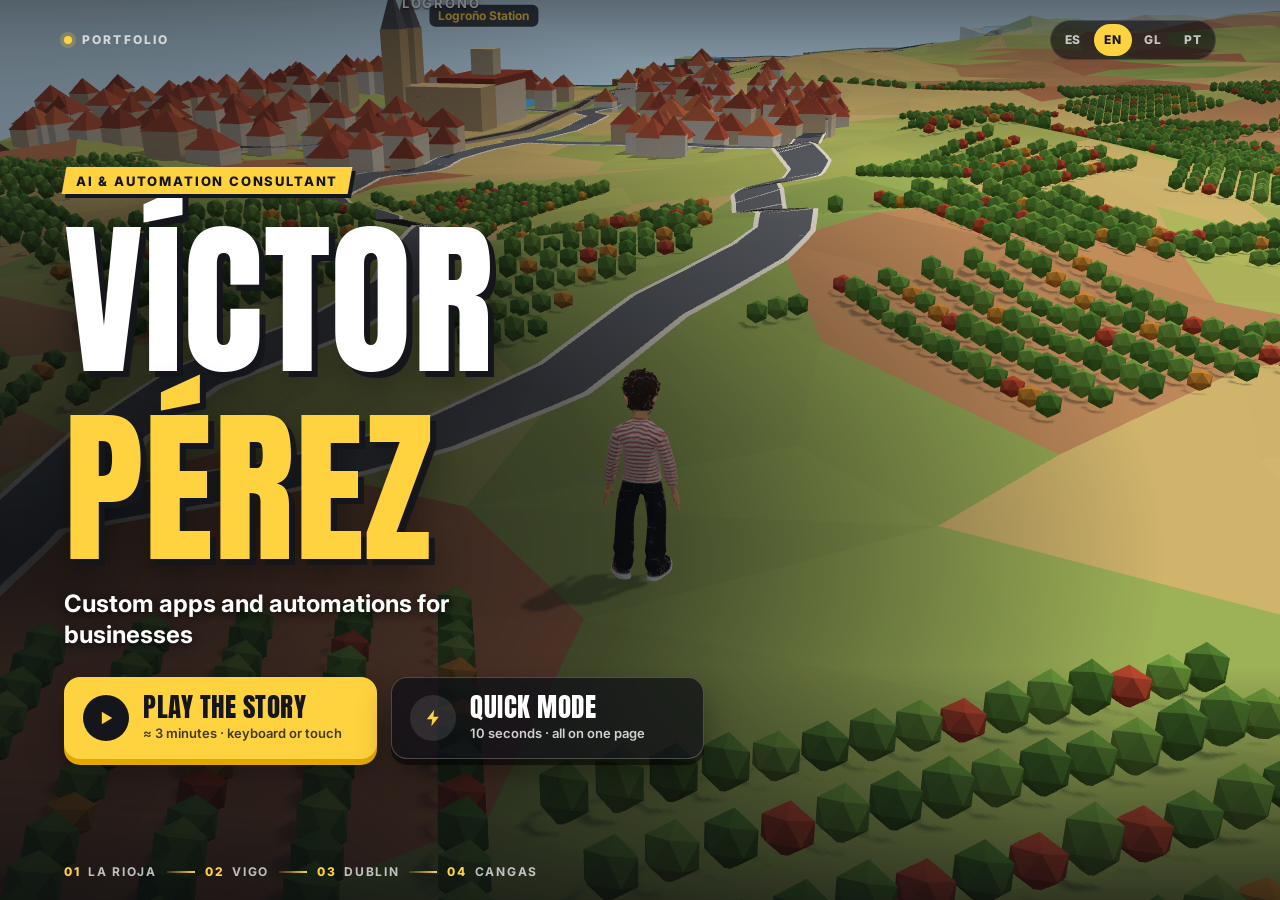
<file: index.html>
<!doctype html>
<html lang="es">
<head>
  <meta charset="utf-8">
  <meta name="viewport" content="width=device-width, initial-scale=1, viewport-fit=cover">
  <title>Víctor Pérez · El viaje</title>
  <meta name="description" content="Portfolio de Víctor Pérez, consultor de IA y automatización, contado como un videojuego: de La Rioja a Vigo, Dublín y de vuelta a Cangas.">
  <link rel="manifest" href="manifest.webmanifest">
  <meta name="theme-color" content="#0e1116">
  <meta name="mobile-web-app-capable" content="yes">
  <meta name="apple-mobile-web-app-capable" content="yes">
  <meta name="apple-mobile-web-app-status-bar-style" content="black-translucent">
  <meta name="apple-mobile-web-app-title" content="Víctor Pérez">
  <link rel="apple-touch-icon" href="icons/apple-touch-icon.png">
  <link rel="icon" href="data:image/svg+xml,%3Csvg xmlns='http://www.w3.org/2000/svg' viewBox='0 0 64 64'%3E%3Crect width='64' height='64' rx='14' fill='%2314161b'/%3E%3Cpath d='M14 14h10l8 24 8-24h10L37 50H27z' fill='%23ffd23f'/%3E%3C/svg%3E">
  <link rel="preconnect" href="https://fonts.googleapis.com">
  <link rel="preconnect" href="https://fonts.gstatic.com" crossorigin>
  <link href="https://fonts.googleapis.com/css2?family=Anton&family=Inter:wght@400;600;700;800&display=swap" rel="stylesheet">
  <script type="module" crossorigin src="./assets/index-D_u_Ie_u.js"></script>
  <link rel="modulepreload" crossorigin href="./assets/BufferGeometryUtils-C26rxfxB.js">
  <link rel="modulepreload" crossorigin href="./assets/meshopt_decoder.module-Bttjfz17.js">
  <link rel="modulepreload" crossorigin href="./assets/texts-D5iCsFbr.js">
  <link rel="modulepreload" crossorigin href="./assets/rotate-CeXmSvu5.js">
  <link rel="modulepreload" crossorigin href="./assets/three.module-D36Qn6zn.js">
  <link rel="modulepreload" crossorigin href="./assets/CSS2DRenderer-DAnm3kd4.js">
  <link rel="modulepreload" crossorigin href="./assets/decor-B1W1U0mA.js">
  <link rel="modulepreload" crossorigin href="./assets/preload-helper-CRzLMJPS.js">
  <link rel="modulepreload" crossorigin href="./assets/transition-dfRGmn75.js">
  <link rel="stylesheet" crossorigin href="./assets/rotate-DdhZoQBR.css">
  <link rel="stylesheet" crossorigin href="./assets/transition-C9CO44tt.css">
  <link rel="stylesheet" crossorigin href="./assets/index-DWRk86RY.css">
</head>
<body>
</body>
</html>
</file>
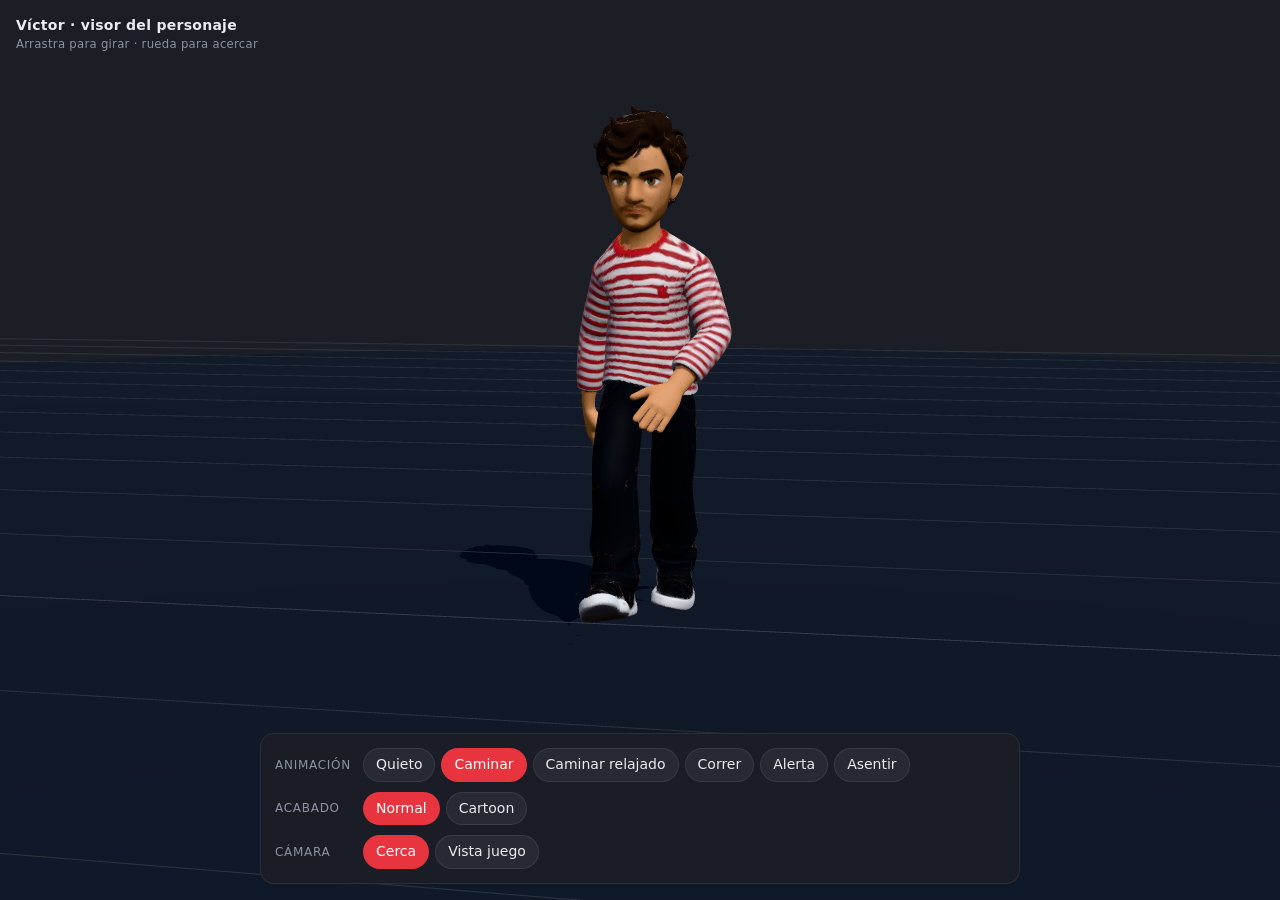
<file: visor.html>
<!doctype html>
<html lang="es">
<head>
  <meta charset="utf-8">
  <meta name="viewport" content="width=device-width, initial-scale=1">
  <title>Visor del personaje</title>
  <style>:root{--bg:#14161b;--panel:#1c1f26db;--border:#ffffff14;--text:#e9ecf1;--muted:#8b93a1;--accent:#e8343f;--accent-text:#fff}*{box-sizing:border-box}html,body{background:var(--bg);height:100%;color:var(--text);margin:0;font:14px/1.4 system-ui,-apple-system,Segoe UI,sans-serif;overflow:hidden}canvas{display:block}.panel{background:var(--panel);border:1px solid var(--border);-webkit-backdrop-filter:blur(8px);backdrop-filter:blur(8px);border-radius:14px;gap:10px;max-width:760px;margin:0 auto;padding:14px;display:grid;position:fixed;bottom:16px;left:16px;right:16px}.row{flex-wrap:wrap;align-items:center;gap:6px;display:flex}.label{color:var(--muted);text-transform:uppercase;letter-spacing:.06em;min-width:82px;font-size:12px}button{font:inherit;color:var(--text);border:1px solid var(--border);cursor:pointer;background:#ffffff0f;border-radius:999px;padding:6px 12px}button:hover{background:#ffffff1f}button[aria-pressed=true]{background:var(--accent);color:var(--accent-text);border-color:#0000}.title{letter-spacing:.02em;font-weight:600;position:fixed;top:16px;left:16px;right:16px}.title small{color:var(--muted);font-weight:400;display:block}#loading{color:var(--muted);place-items:center;display:grid;position:fixed;inset:0}</style>
  <script type="module" crossorigin src="./assets/visor-BT5FKDFI.js"></script>
  <link rel="modulepreload" crossorigin href="./assets/BufferGeometryUtils-C26rxfxB.js">
  <link rel="modulepreload" crossorigin href="./assets/meshopt_decoder.module-Bttjfz17.js">
  <link rel="modulepreload" crossorigin href="./assets/three.module-D36Qn6zn.js">
</head>
<body>
  <div class="title">Víctor · visor del personaje<small>Arrastra para girar · rueda para acercar</small></div>
  <div id="loading">Cargando personaje…</div>
  <div class="panel">
    <div class="row"><span class="label">Animación</span><div class="row" id="anims"></div></div>
    <div class="row"><span class="label">Acabado</span><div class="row" id="looks"></div></div>
    <div class="row"><span class="label">Cámara</span><div class="row" id="cams"></div></div>
  </div>
</body>
</html>
</file>
<file: assets/rotate-DdhZoQBR.css>
:root{--ink:#14161b;--paper:#fff;--gold:#ffd23f;--gold-deep:#e0a800;--panel:#101218cc;--panel-solid:#15181f;--line:#ffffff1f;--muted:#ffffffb8;--display:"Anton", Impact, "Arial Narrow", sans-serif;--ui:"Inter", system-ui, -apple-system, "Segoe UI", sans-serif;--safe-b:env(safe-area-inset-bottom,0px);--safe-t:env(safe-area-inset-top,0px);--safe-l:env(safe-area-inset-left,0px);--safe-r:env(safe-area-inset-right,0px)}*{box-sizing:border-box}html,body{height:100%;font-family:var(--ui);color:var(--paper);-webkit-tap-highlight-color:transparent;background:#0e1116;margin:0;overflow:hidden}canvas{touch-action:none;display:block}button{font:inherit}.labels{pointer-events:none;position:fixed;inset:0}.town-label{font:700 11px/1 var(--ui);letter-spacing:.14em;text-transform:uppercase;color:var(--paper);text-shadow:0 1px 2px #000000bf,0 0 8px #00000059;white-space:nowrap}.town-label.big{font-size:13px}.station-label{font:700 12px/1 var(--ui);background:var(--panel);color:var(--gold);white-space:nowrap;border-radius:6px;padding:5px 9px}.loading{z-index:50;color:var(--paper);font:400 30px var(--display);letter-spacing:.05em;background:#0e1116;place-items:center;display:grid;position:fixed;inset:0}.hud-root{pointer-events:none;z-index:10;position:fixed;inset:0}.hud-root>*{position:absolute}.fade{opacity:0;transition:opacity .7s}.fade.visible{opacity:1}.hud-objective{top:calc(16px + var(--safe-t));left:calc(16px + var(--safe-l));background:var(--panel);opacity:0;border-radius:10px;align-items:center;gap:10px;max-width:calc(100vw - 32px);padding:10px 14px;font-size:14px;font-weight:600;transition:opacity .4s,transform .4s;display:flex;transform:translateY(-6px)}.hud-objective.visible{opacity:1;transform:none}.hud-objective .dot{background:var(--gold);border-radius:50%;flex:none;width:10px;height:10px;box-shadow:0 0 0 4px #ffd23f40}.hud-objective .dist{color:var(--gold);font-variant-numeric:tabular-nums;white-space:nowrap}.hud-zone{right:28px;bottom:calc(34px + var(--safe-b));font:400 clamp(44px, 9vw, 92px)/1 var(--display);text-transform:uppercase;color:var(--paper);-webkit-text-stroke:2px var(--ink);text-shadow:4px 4px 0 var(--ink);text-align:right}.hud-subtitle{left:50%;bottom:calc(118px + var(--safe-b));text-align:center;text-shadow:0 2px 6px #000c;gap:4px;width:min(640px,100vw - 32px);font-size:clamp(16px,2.4vw,21px);font-weight:600;display:grid;transform:translate(-50%)}.hud-controls{left:50%;bottom:calc(24px + var(--safe-b));background:var(--panel);white-space:nowrap;border-radius:999px;padding:8px 14px;font-size:13px;transform:translate(-50%)}.hud-toast{background:var(--panel);white-space:nowrap;border-radius:999px;padding:9px 16px;font-size:14px;font-weight:600;top:72px;left:50%;transform:translate(-50%)}.hud-travel{left:50%;bottom:calc(90px + var(--safe-b));background:var(--gold);color:var(--ink);box-shadow:0 6px 0 var(--gold-deep), 0 12px 30px #00000059;cursor:pointer;pointer-events:none;border:0;border-radius:999px;padding:14px 24px;font-size:17px;font-weight:800;transform:translate(-50%)}.hud-travel.visible{pointer-events:auto;animation:1.4s ease-in-out infinite pulse}@keyframes pulse{50%{transform:translate(-50%)scale(1.05)}}.hud-autopilot{right:calc(16px + var(--safe-r));top:calc(16px + var(--safe-t));border:1px solid var(--line);background:var(--panel);color:var(--paper);cursor:pointer;opacity:0;pointer-events:none;border-radius:999px;padding:9px 14px;font-size:13px;font-weight:600;transition:opacity .4s}.hud-autopilot.visible{opacity:1;pointer-events:auto}.hud-autopilot[aria-pressed=true]{background:var(--gold);color:var(--ink);border-color:#0000}.minimap{left:calc(16px + var(--safe-l));bottom:calc(16px + var(--safe-b));border-radius:50%;width:168px;height:168px;transition:opacity .5s;box-shadow:0 0 0 3px #0000008c,0 10px 30px #00000059}.minimap canvas{border-radius:50%;width:100%;height:100%}.minimap.tappable{pointer-events:auto;cursor:pointer;-webkit-tap-highlight-color:transparent}.minimap.tappable:active{transform:scale(.96)}.map-open>:not(.hud-fader){opacity:0!important;pointer-events:none!important}.city-map{z-index:90;touch-action:none;background:#16202b;display:none;position:fixed;inset:0}.city-map.open{animation:.25s ease-out cmIn;display:block}@keyframes cmIn{0%{opacity:0;transform:scale(1.03)}}.city-map canvas{cursor:grab;width:100%;height:100%;display:block}.city-map .cm-title{left:calc(18px + var(--safe-l));top:calc(14px + var(--safe-t));font:800 22px var(--ui);letter-spacing:.14em;text-transform:uppercase;color:#fff;text-shadow:0 2px #000,0 0 12px #0009;pointer-events:none;position:absolute}.city-map .cm-close{right:calc(16px + var(--safe-r));top:calc(12px + var(--safe-t));border:1px solid var(--line);background:var(--panel);width:46px;height:46px;color:var(--paper);cursor:pointer;border-radius:50%;font-size:20px;position:absolute}.title-mode>:not(.hud-fader){opacity:0!important;pointer-events:none!important}.hud-fader{opacity:0;pointer-events:none;background:#000;transition:opacity .45s;inset:0}.hud-fader.on{opacity:1}.hud-flash{pointer-events:none;opacity:0;background:radial-gradient(circle,#fff 0%,#fff6b0 35%,#ffd23f66 70%,#0000 100%);inset:0}.hud-flash.on{animation:.9s ease-out flash}@keyframes flash{0%{opacity:0}12%{opacity:1}30%{opacity:.2}42%{opacity:.9}to{opacity:0}}.hud-stick{opacity:0;background:#ffffff1f;border:2px solid #ffffff59;border-radius:50%;width:104px;height:104px;transition:opacity .2s}.hud-stick.visible{opacity:1}.hud-stick .knob{background:#ffffffd9;border-radius:50%;width:40px;height:40px;position:absolute;top:32px;left:32px}.hud-mission{opacity:0;pointer-events:none;background:radial-gradient(#0000009e,#0000004d 75%);place-items:center;padding:16px;transition:opacity .35s;display:grid;inset:0;overflow-y:auto}.hud-mission.visible{opacity:1;pointer-events:auto}.mp-inner{text-align:center;justify-items:center;gap:8px;width:min(620px,100%);display:grid}.mp-passed{font:400 clamp(44px, 9.5vw, 100px)/1 var(--display);color:var(--gold);-webkit-text-stroke:2px var(--ink);text-shadow:5px 5px 0 var(--ink);text-transform:uppercase;animation:.55s cubic-bezier(.2,1.4,.4,1) both stamp}@keyframes stamp{0%{opacity:0;transform:scale(1.8)}to{opacity:1;transform:scale(1)}}.mp-name{text-shadow:0 2px 6px #000c;font-size:clamp(20px,3.2vw,28px);font-weight:800}.mp-meta{color:var(--muted);letter-spacing:.04em;font-weight:600}.mp-items{text-align:left;gap:8px;width:100%;margin:10px 0 0;padding:0;list-style:none;display:grid}.mp-items li{background:var(--panel);border:1px solid var(--line);border-left:4px solid var(--gold);border-radius:10px;padding:10px 14px;font-weight:600;line-height:1.35}.mp-items li,.mp-quote,.mp-reward,.mp-next,.mp-continue{opacity:0;transition:opacity .35s,transform .35s;transform:translateY(8px)}.in{opacity:1!important;transform:none!important}.mp-quote{color:var(--paper);margin:6px 0 0;font-size:18px;font-style:italic}.mp-reward{color:var(--gold);font-size:18px;font-weight:800}.mp-reward span{color:var(--muted);text-transform:uppercase;letter-spacing:.1em;margin-right:6px;font-size:13px;font-weight:600}.mp-next{color:var(--muted)}.mp-continue{background:var(--gold);color:var(--ink);cursor:pointer;border:0;border-radius:999px;margin-top:8px;padding:12px 22px;font-size:16px;font-weight:800}.mp-sub{max-width:520px;color:var(--muted);margin:4px 0 8px;font-size:16px;line-height:1.45}.final-cards{grid-template-columns:repeat(auto-fit,minmax(220px,1fr));gap:12px;width:100%;display:grid}.final-card{background:var(--panel);border:1px solid var(--line);color:var(--paper);text-align:left;border-radius:14px;gap:6px;padding:18px;text-decoration:none;transition:transform .15s,border-color .15s;display:grid}.final-card:hover{border-color:var(--gold);transform:translateY(-2px)}.final-card .ic{font-size:26px}.final-card strong{font-size:17px}.final-card em{color:var(--gold);font-style:normal;font-weight:700}.final-actions{flex-wrap:wrap;justify-content:center;gap:10px;margin-top:6px;display:flex}.ghost{border:1px solid var(--line);color:var(--paper);cursor:pointer;background:0 0;border-radius:999px;padding:10px 16px;font-weight:600}.credits{color:#ffffff80;margin-top:10px;font-size:11px}.map-hint{left:calc(16px + var(--safe-l));bottom:calc(192px + var(--safe-b));border:1px solid var(--line);background:var(--panel);color:var(--paper);font:700 11px var(--ui);letter-spacing:.06em;text-transform:uppercase;cursor:pointer;pointer-events:auto;border-radius:999px;padding:5px 10px}.zonemap{z-index:25;opacity:0;pointer-events:none;background:#05080cb8;place-items:center;padding:16px;transition:opacity .25s;display:grid;position:fixed;inset:0}.zonemap.visible{opacity:1;pointer-events:auto}.zm-panel{background:var(--panel-solid);border:1px solid var(--line);border-radius:16px;grid-template-rows:auto 1fr auto;gap:10px;width:min(1100px,100%);height:min(760px,100%);padding:14px;display:grid;box-shadow:0 20px 60px #00000080}.zm-head{flex-wrap:wrap;justify-content:space-between;align-items:center;gap:10px;display:flex}.zm-title{font:400 clamp(24px, 4vw, 36px) var(--display);text-transform:uppercase;letter-spacing:.02em;margin:0}.zm-actions{gap:8px;display:flex}.zm-stage{background:#0d141c;border-radius:10px;min-height:0;position:relative;overflow:hidden}.zm-stage canvas{position:absolute;inset:0}.zm-legend{color:var(--muted);flex-wrap:wrap;gap:16px;margin:0;font-size:12px;display:flex}.zm-legend .lg:before{content:"";vertical-align:-1px;border-radius:50%;width:10px;height:10px;margin-right:6px;display:inline-block}.zm-legend .you:before{background:#fff}.zm-legend .goal:before{background:var(--gold)}.zm-legend .route:before{background:var(--gold);vertical-align:3px;border-radius:2px;width:16px;height:3px}@media (max-height:500px){.minimap{width:110px;height:110px;left:calc(12px + var(--safe-l));bottom:calc(12px + var(--safe-b))}.hud-objective{padding:7px 11px;font-size:13px}}@media (max-height:560px){.hud-mission{padding:8px 16px}.mp-inner{gap:3px;width:min(800px,100%)}.mp-passed{-webkit-text-stroke-width:1.5px;text-shadow:3px 3px 0 var(--ink);font-size:clamp(30px,11vh,58px)}.mp-name{font-size:18px}.mp-meta{font-size:12px}.mp-items{grid-template-columns:repeat(2,minmax(0,1fr));gap:6px;margin-top:4px}.mp-items li{border-radius:8px;padding:6px 10px;font-size:13px;line-height:1.3}.mp-quote{margin:2px 0 0;font-size:14px}.mp-reward{font-size:15px}.mp-reward span{font-size:11px}.mp-next{font-size:13px}.mp-continue{margin-top:4px;padding:9px 18px;font-size:15px}}@media (max-width:600px){.minimap{width:120px;height:120px}.map-hint{bottom:calc(144px + var(--safe-b))}.hud-objective{padding:8px 11px;font-size:13px}.hud-autopilot{bottom:calc(20px + var(--safe-b));right:12px;top:auto!important}.hud-subtitle{font-size:15px;top:76px;bottom:auto}.hud-controls{white-space:normal;text-align:center;max-width:calc(100vw - 32px);top:150px;bottom:auto}.hud-travel{bottom:calc(150px + var(--safe-b))}.hud-zone{bottom:calc(150px + var(--safe-b));font-size:40px;right:16px}}.amb-mute{z-index:45;right:calc(14px + var(--safe-r));top:calc(66px + var(--safe-t));color:#fff;cursor:pointer;-webkit-backdrop-filter:blur(6px);background:#101218b8;border:1px solid #ffffff2e;border-radius:50%;place-items:center;width:38px;height:38px;padding:0;transition:opacity .2s;display:grid;position:fixed}.fs-btn~.amb-mute{top:calc(112px + var(--safe-t))}.amb-mute[aria-pressed=true]{opacity:.6}.amb-mute:focus-visible{outline:2px solid var(--gold);outline-offset:2px}
</file>
<file: assets/transition-C9CO44tt.css>
.trv,.wmo{--sea:#0b1526;--sea-hi:#13284a;--land:#1b2638;--land-hl:#2d3d55;--erasmus:#ffe58a;--halo:#050912e6;--sea-bg:radial-gradient(120% 95% at 50% 40%, var(--sea-hi) 0%, #0e1c33 45%, var(--sea) 100%)}.wm-svg{--u:1px;will-change:transform;width:100%;height:100%;display:block;position:absolute;inset:0}.wm-grat{fill:none;stroke:#8cafe613;stroke-width:1px;vector-effect:non-scaling-stroke}.wm-halo{fill:none;stroke:#5a8cd71a;stroke-width:11px;stroke-linejoin:round;vector-effect:non-scaling-stroke}.wm-shade{fill:#01040a80}.wm-land path{fill:var(--land);stroke:#bed2f033;stroke-width:.9px;stroke-linejoin:round;vector-effect:non-scaling-stroke}.wm-land .hl{fill:var(--land-hl);stroke:#e6eeff73}.wm-land .pt{fill:#233046;stroke:#e6eeff4d}.wm-borders{fill:none;stroke:#e1ebff33;stroke-width:.8px;stroke-dasharray:3 3;vector-effect:non-scaling-stroke}.wm-geo text{fill:#cddcf542;font-family:var(--ui);letter-spacing:.5em;text-anchor:middle;font-weight:800}.wm-geo .sea{fill:#8cb4f04d;letter-spacing:.4em;font-style:italic;font-weight:600}.wm-vignette{pointer-events:none;background:radial-gradient(130% 95% at 50% 42%,#0000 52%,#02040aa8 100%);position:absolute;inset:0}.wm-vignette:after{content:"";opacity:.06;background:url("data:image/svg+xml,%3Csvg xmlns='http://www.w3.org/2000/svg' width='200' height='200'%3E%3Cfilter id='n'%3E%3CfeTurbulence type='fractalNoise' baseFrequency='.8' numOctaves='2' stitchTiles='stitch'/%3E%3C/filter%3E%3Crect width='100%25' height='100%25' filter='url(%23n)'/%3E%3C/svg%3E");position:absolute;inset:0}.wm-route path{fill:none;stroke-linecap:round;stroke-linejoin:round}.wm-route .plan{stroke:#fff6;stroke-width:calc(var(--u) * 2.2);stroke-dasharray:0 3.4}.wm-route .glow{stroke:#ffd23f29;stroke-width:calc(var(--u) * 14)}.wm-route .case{stroke:#04070e99;stroke-width:calc(var(--u) * 7.5)}.wm-route .core{stroke:var(--gold);stroke-width:calc(var(--u) * 3.4)}.wm-route.empty :is(.glow,.case,.core){visibility:hidden}.wm-route.past .core{stroke:#ffd23f5c;stroke-width:calc(var(--u) * 2.2)}.wm-route.erasmus .glow{display:none}.wm-route.erasmus .core{stroke:var(--erasmus);stroke-width:calc(var(--u) * 2.6)}.wm-route.erasmus .case{stroke-width:calc(var(--u) * 6);stroke-linecap:butt}.wm-route.erasmus.past .core{stroke:#ffe58a5c;stroke-dasharray:2.4 2}.wm-city .dot{fill:#fff;stroke:var(--gold);stroke-width:2.4px;transition:fill .3s,stroke .3s}.wm-city .ring{fill:none;stroke:var(--gold);stroke-width:1.6px;opacity:0;transform-box:fill-box;transform-origin:50%}.wm-city text{paint-order:stroke;stroke:var(--halo);stroke-linejoin:round;font-family:var(--ui)}.wm-city .name{letter-spacing:.14em;fill:#fff;stroke-width:4px;font-size:12.5px;font-weight:800;transition:fill .3s}.wm-city .sub{letter-spacing:.05em;fill:var(--gold);stroke-width:3.5px;font-size:10.5px;font-weight:700}.wm-city.origin .ring{animation:1.8s ease-out infinite wm-ping}.wm-city.origin.left .ring{animation:none}.wm-city.dest .dot{fill:#18233a;stroke:#fff;stroke-width:2px}.wm-city.dest .name{fill:#ffffffb8}.wm-city.dest.arrived .dot{fill:#fff;stroke:var(--gold);stroke-width:2.4px}.wm-city.dest.arrived .name{fill:var(--gold)}.wm-city.dest.arrived .ring{animation:1.3s ease-out infinite wm-ping}.wm-city.dest.arrived .name,.wm-city.dest.arrived .dot{transform-box:fill-box;transform-origin:50%;animation:.45s cubic-bezier(.2,1.5,.4,1) wm-pop}.wm-city.dim .dot{fill:#9aa6ba;stroke:#2a3445;stroke-width:2px}.wm-city.dim .name{fill:#ffffff80;font-size:10.5px}.wm-city.minor .dot{fill:#34425a;stroke:#ffffff8c;stroke-width:1.3px}.wm-city.minor .name{letter-spacing:.12em;fill:#ffffff6b;stroke-width:3px;font-size:9.5px;font-weight:700}.wm-city.minor.on .dot{fill:var(--gold);stroke:#fff}.tight .wm-city.minor .name{display:none}.wm-city.minor.on .name{fill:#ffffffe6}.wm-city.side .dot{fill:#18233a;stroke:var(--erasmus);stroke-dasharray:2.4 1.8}.wm-city.side .sub{fill:var(--erasmus)}.wm-city.home .dot{fill:var(--gold);stroke:#fff;stroke-width:2.2px}.wm-city.home .ring{animation:2.2s ease-out infinite wm-ping}.wm-city.focus .ring{animation:1s ease-out infinite wm-ping}.wm-city.focus .name{fill:var(--gold)}.wm-tag rect{fill:var(--gold);stroke:#050912cc;stroke-width:1.5px}.wm-tag .ic{fill:var(--ink)}.wm-tag text{font:800 11px var(--ui);letter-spacing:.03em;fill:var(--ink)}.wm-tag.erasmus rect{fill:#121c2e;stroke:var(--erasmus);stroke-width:1.2px;stroke-dasharray:3 2}.wm-tag.erasmus .ic,.wm-tag.erasmus text{fill:var(--erasmus)}.wm-veh .shadow,.wm-veh .shadow path{fill:#00000080}.wm-veh.plane .body path{fill:#fff;stroke:#080c14bf;stroke-width:.8px;stroke-linejoin:round}.wm-veh.plane .body .stripe{fill:var(--gold);stroke:none}.wm-veh .car .body{fill:#e9edf4;stroke:#080c14d9;stroke-width:.9px}.wm-veh .car.loco .body{fill:var(--gold)}.wm-veh .car .glass{fill:#172133}.wm-veh .car .roof{fill:#141c2a4d}@keyframes wm-ping{0%{opacity:.95;transform:scale(1)}to{opacity:0;transform:scale(4.2)}}@keyframes wm-pop{0%{transform:scale(.4)}to{transform:scale(1)}}.trv{z-index:45;cursor:pointer;-webkit-user-select:none;user-select:none;touch-action:none;background:#000;position:fixed;inset:0;overflow:hidden}.trv-stage{opacity:0;background:var(--sea-bg);will-change:opacity;position:absolute;inset:0}.trv-stage:after{content:"";pointer-events:none;background:linear-gradient(#02040a00 56%,#02040a66 76%,#02040ad1 100%);position:absolute;inset:0}.trv-card{z-index:1;left:clamp(18px,5vw,72px);bottom:calc(clamp(26px, 7vh, 72px) + var(--safe-b));pointer-events:none;justify-items:start;gap:12px;width:max-content;max-width:calc(100% - 36px);display:grid;position:absolute}.trv-kicker{background:var(--gold);color:var(--ink);font:800 13px/1 var(--ui);letter-spacing:.1em;box-shadow:3px 3px 0 var(--ink);border-radius:999px;align-items:center;gap:7px;padding:4px 12px 4px 5px;animation:.45s ease-out .2s both trv-in;display:inline-flex}.trv-kicker svg{width:20px;height:20px;fill:var(--ink)}.trv-title{max-width:100%;font:400 clamp(44px, min(8.4vw, 12.5vh), 116px)/.94 var(--display);letter-spacing:.01em;text-transform:uppercase;color:var(--gold);-webkit-text-stroke:2px var(--ink);margin:0}.trv-title .w{white-space:nowrap;display:inline-block}.trv-title .c{text-shadow:5px 5px 0 var(--ink);animation:.7s cubic-bezier(.2,.9,.25,1.25) both trv-rise;animation-delay:calc(.3s + var(--i) * 30ms);display:inline-block}.trv-leg{width:100%;min-width:min(280px,100%);font:800 13px/1 var(--ui);letter-spacing:.16em;text-transform:uppercase;color:#ffffffe6;text-shadow:0 1px 3px #000000b3;align-items:center;gap:14px;margin-top:4px;animation:.5s ease-out .6s both trv-in;display:flex}.trv-from,.trv-to{white-space:nowrap;transition:color .3s}.trv-to.on{color:var(--gold)}.trv-track{background:#ffffff38;border-radius:2px;flex:1;min-width:60px;height:2px;position:relative}.trv-fill{background:var(--gold);transform-origin:0;transform:scaleX(var(--p,0));border-radius:2px;position:absolute;inset:0}.trv-knob{top:50%;left:calc(var(--p,0) * 100%);background:var(--gold);border-radius:50%;place-items:center;width:26px;height:26px;margin:-13px 0 0 -13px;display:grid;position:absolute;box-shadow:0 0 0 4px #ffd23f33,0 2px 8px #0000008c}.trv-knob svg{width:18px;height:18px;fill:var(--ink)}.trv-skip{z-index:2;top:calc(14px + env(safe-area-inset-top,0px));color:#ffffffe0;font:700 12px/1 var(--ui);letter-spacing:.12em;text-transform:uppercase;cursor:pointer;opacity:0;background:#080c148c;border:1px solid #ffffff3d;border-radius:999px;align-items:center;gap:6px;padding:9px 12px 9px 15px;transition:background .2s,color .2s;display:inline-flex;position:absolute;right:14px}.trv-skip svg{fill:none;stroke:currentColor;stroke-width:1.8px;stroke-linecap:round;stroke-linejoin:round;width:10px;height:10px}.trv-skip:hover,.trv-skip:focus-visible{background:var(--gold);color:var(--ink);outline:none}@keyframes trv-rise{0%{opacity:0;transform:translateY(.5em)rotate(6deg)scale(.9)}}@keyframes trv-in{0%{opacity:0;transform:translateY(10px)}}@keyframes trv-fade{0%{opacity:0}}@media (max-width:640px){.trv-card{gap:10px}.trv-title{-webkit-text-stroke-width:1.5px}.trv-title .c{text-shadow:4px 4px 0 var(--ink)}.trv-leg{letter-spacing:.12em;gap:10px;font-size:11.5px}}.wmo{z-index:70;background:var(--sea-bg);color:var(--paper);opacity:0;position:fixed;inset:0;overflow:hidden}.wmo-head{z-index:1;top:calc(24px + env(safe-area-inset-top,0px));pointer-events:none;gap:4px;display:grid;position:absolute;left:clamp(16px,4vw,44px)}.wmo-kicker{font:800 12px/1 var(--ui);letter-spacing:.24em;text-transform:uppercase;color:#ffffffb8}.wmo-title{font:400 clamp(42px, 5.6vw, 72px)/.95 var(--display);text-transform:uppercase;color:var(--gold);-webkit-text-stroke:1.5px var(--ink);text-shadow:4px 4px 0 var(--ink);margin:0}.wmo-close{z-index:2;top:calc(18px + env(safe-area-inset-top,0px));color:#fff;font:700 13px/1 var(--ui);letter-spacing:.1em;text-transform:uppercase;cursor:pointer;background:#080c14a8;border:1px solid #ffffff42;border-radius:999px;align-items:center;gap:8px;padding:10px 14px 10px 17px;transition:background .2s,color .2s;display:inline-flex;position:absolute;right:clamp(12px,3vw,32px)}.wmo-close svg{fill:none;stroke:currentColor;stroke-width:2px;stroke-linecap:round;width:12px;height:12px}.wmo-close:hover,.wmo-close:focus-visible{background:var(--gold);color:var(--ink);outline:none}.wmo.compact .wm-city .sub{display:none}.wmo .wm-route .core{stroke-width:calc(var(--u) * 2.8)}.wmo .wm-route .case{stroke-width:calc(var(--u) * 6.5)}.wmo .wm-route .glow{stroke-width:calc(var(--u) * 10)}.wmo .wm-route.erasmus .core{stroke-width:calc(var(--u) * 2.4)}.wmo-legend{z-index:1;left:clamp(16px,4vw,44px);top:calc(150px + env(safe-area-inset-top,0px));border:1px solid var(--line);background:#080d17cc;border-radius:16px;gap:2px;width:300px;max-height:calc(100% - 180px);margin:0;padding:12px;list-style:none;display:grid;position:absolute;overflow-y:auto;box-shadow:0 18px 50px #0006}.wmo-legend li{border-radius:10px;grid-template-columns:38px 1fr;align-items:center;gap:10px;padding:8px 8px 8px 4px;transition:background .2s;display:grid}.wmo-legend li:hover{background:#ffffff0f}.wmo-legend .n{font:400 26px/1 var(--display);color:var(--gold);place-items:center;display:grid}.wmo-legend .n svg{width:22px;height:22px;fill:var(--erasmus)}.wmo-legend b{font:800 14.5px/1.2 var(--ui);letter-spacing:.12em;text-transform:uppercase;display:block}.wmo-legend small{font:600 12.5px/1.35 var(--ui);color:var(--muted);flex-wrap:wrap;gap:0 8px;margin-top:2px;display:flex}.wmo-legend .yrs{color:var(--gold);font-variant-numeric:tabular-nums}.wmo-legend li.side{border-left:2px dashed #ffe58a59;border-radius:0 10px 10px 0;margin-left:18px;padding-top:4px;padding-bottom:4px}.wmo-legend li.side b{font-size:13px}.wmo-legend li.side .yrs{color:var(--erasmus)}@media (max-width:720px){.wmo-head{top:calc(18px + env(safe-area-inset-top,0px))}.wmo-title{font-size:40px}.wmo-legend{top:auto;left:10px;right:10px;bottom:calc(10px + var(--safe-b));border-radius:14px;grid-template-columns:1fr 1fr;gap:2px 6px;width:auto;max-height:46%;padding:8px}.wmo-legend li{grid-template-columns:30px 1fr;gap:8px;padding:6px 4px}.wmo-legend li.side{margin-left:0}.wmo-legend .n{font-size:20px}.wmo-legend .n svg{width:18px;height:18px}.wmo-legend b{letter-spacing:.1em;font-size:12.5px}.wmo-legend small{font-size:11.5px}.wmo-legend .what{display:none}}@media (max-height:520px) and (min-width:721px){.wmo-title{font-size:38px}.wmo-legend{max-height:calc(100% - 120px);top:104px}.wmo-legend .what{display:none}}@media (prefers-reduced-motion:reduce){.trv-title .c,.trv-kicker,.trv-leg{animation:.3s ease-out both trv-fade}.wm-city .ring{animation:none!important}.wm-city.dest.arrived .name,.wm-city.dest.arrived .dot{animation:none}}
</file>
<file: assets/index-DWRk86RY.css>
.ts,.qm,.gm{color:var(--paper);font-family:var(--ui)}.ts svg,.qm svg,.gm svg{flex:none;width:1em;height:1em}:where(.ts,.qm,.gm,.gm-btn) :focus-visible,.gm-btn:focus-visible{outline:3px solid var(--paper);outline-offset:3px}.lang-pills{border:1px solid var(--line);-webkit-backdrop-filter:blur(6px);background:#0a0c1099;border-radius:999px;gap:2px;padding:3px;display:inline-flex}.lang-pill{min-width:38px;height:32px;color:var(--muted);font:800 12px/1 var(--ui);letter-spacing:.08em;cursor:pointer;background:0 0;border:0;border-radius:999px;padding:0 9px;transition:background .15s,color .15s}.lang-pill:hover{color:var(--paper);background:#ffffff1a}.lang-pill[aria-pressed=true]{background:var(--gold);color:var(--ink)}.ts-role{background:var(--gold);color:var(--ink);font:800 clamp(11px, 1.2vw, 13px)/1.1 var(--ui);letter-spacing:.14em;text-transform:uppercase;box-shadow:4px 4px 0 var(--ink);margin:0;padding:7px 12px 6px;transform:skew(-10deg)}.ts-role>span{display:inline-block;transform:skew(10deg)}.li-mark{background:var(--ink);width:22px;height:22px;color:var(--gold);font:800 13px/1 var(--ui);letter-spacing:-.02em;border-radius:5px;flex:none;place-items:center;display:inline-grid}.ts{z-index:30;padding:max(20px, env(safe-area-inset-top)) clamp(16px, 5vw, 72px) max(22px, env(safe-area-inset-bottom));overscroll-behavior:contain;background:radial-gradient(130% 95% at 0 62%,#080a0ee0 0%,#080a0e9e 38%,#080a0e00 70%),linear-gradient(#080a0e00 74%,#080a0eb8 100%),linear-gradient(#080a0e8c 0%,#080a0e00 18%);outline:none;grid-template-rows:auto 1fr auto;gap:16px;transition:opacity .45s;display:grid;position:fixed;inset:0;overflow-y:auto}.ts.out{opacity:0;pointer-events:none}.ts.out .ts-main{transition:transform .45s;transform:translate(-24px)}.ts-top{justify-content:space-between;align-items:center;gap:12px;display:flex}.ts-brand{font:800 12px/1 var(--ui);letter-spacing:.18em;text-transform:uppercase;color:var(--muted);white-space:nowrap;align-items:center;gap:10px;display:inline-flex}.ts-brand:before{content:"";background:var(--gold);border-radius:50%;width:8px;height:8px;box-shadow:0 0 0 4px #ffd23f38}.ts-main{align-self:center;justify-items:start;gap:14px;min-width:0;display:grid}.ts-name{font:400 clamp(72px, min(20vw, 21vh), 168px)/1 var(--display);text-transform:uppercase;letter-spacing:.005em;text-shadow:6px 6px 0 var(--ink), 0 18px 40px #00000073;margin:8px 0 0}.ts-name span{display:block}.ts-name span+span{color:var(--gold);margin-top:.12em}.ts-tagline{max-width:26ch;font:700 clamp(18px, 2.1vw, 24px)/1.3 var(--ui);text-shadow:0 2px 10px #000000bf;margin:2px 0 0}.ts-actions{grid-template-columns:repeat(2,minmax(0,1fr));gap:14px;width:min(100%,640px);margin-top:12px;display:grid}.ts-btn{text-align:left;cursor:pointer;min-width:0;color:var(--paper);-webkit-backdrop-filter:blur(8px);background:#0e1016bd;border:1px solid #ffffff38;border-radius:16px;align-items:center;gap:14px;padding:16px 18px;transition:transform .15s,box-shadow .15s,border-color .15s;display:flex;position:relative;box-shadow:0 6px #00000080,0 16px 34px #00000059}.ts-btn:hover{border-color:var(--gold);transform:translateY(-2px)}.ts-btn:active{transform:translateY(4px);box-shadow:0 2px #00000080,0 8px 18px #0000004d}.ts-play{background:var(--gold);color:var(--ink);box-shadow:0 6px 0 var(--gold-deep), 0 16px 34px #00000059;border-color:#0000}.ts-play:hover{background:#ffdb5c;border-color:#0000}.ts-play:active{box-shadow:0 2px 0 var(--gold-deep), 0 8px 18px #0000004d}.ts-ic{width:46px;height:46px;color:var(--gold);background:#ffffff1a;border-radius:50%;flex:none;place-items:center;font-size:20px;display:grid}.ts-play .ts-ic{background:var(--ink);color:var(--gold)}.ts-txt{gap:5px;min-width:0;display:grid}.ts-txt strong{font:400 clamp(22px, 2.1vw, 27px)/1 var(--display);text-transform:uppercase;letter-spacing:.02em}.ts-txt small{font:600 13px/1.3 var(--ui);opacity:.8}.ts-route{font:700 12px/1 var(--ui);letter-spacing:.14em;text-transform:uppercase;color:var(--muted);flex-wrap:wrap;align-items:center;gap:6px 10px;margin:0;padding:0;list-style:none;display:flex}.ts-route li{white-space:nowrap;align-items:center;gap:8px;display:inline-flex}.ts-route li+li:before{content:"";background:linear-gradient(90deg, #ffd23f26, var(--gold));width:28px;height:2px;margin-right:2px}.ts-route b{color:var(--gold);font-weight:800}.ts.enter .ts-anim{animation:.75s cubic-bezier(.2,.8,.2,1) both ts-in;animation-delay:calc(var(--i,0) * 90ms + .12s)}@keyframes ts-in{0%{opacity:0;transform:translateY(18px)}}.qm{z-index:40;overscroll-behavior:contain;-webkit-overflow-scrolling:touch;-webkit-backdrop-filter:blur(10px);background:radial-gradient(90% 50% at 15% 0,#ffd23f1a,#ffd23f00 60%),#090b0fe6;outline:none;transition:opacity .25s;animation:.3s both qm-in;position:fixed;inset:0;overflow-y:auto}.qm.out{opacity:0;pointer-events:none}@keyframes qm-in{0%{opacity:0}}.qm-bar{z-index:2;padding:max(10px, env(safe-area-inset-top)) clamp(16px, 4vw, 32px) 10px;border-bottom:1px solid var(--line);-webkit-backdrop-filter:blur(8px);background:#090b0fe0;justify-content:space-between;align-items:center;gap:12px;display:flex;position:sticky;top:0}.qm-kicker{min-width:0;font:400 20px/1.3 var(--display);letter-spacing:.03em;text-transform:uppercase;color:var(--gold);align-items:center;gap:8px;display:inline-flex}.qm-kicker>span{white-space:nowrap;text-overflow:ellipsis;padding-top:2px;line-height:1.6;overflow:hidden}.qm-bar-end{align-items:center;gap:10px;display:flex}.qm-x,.gm-x{border:1px solid var(--line);width:40px;height:40px;color:var(--paper);cursor:pointer;background:#ffffff0f;border-radius:50%;flex:none;place-items:center;font-size:18px;transition:border-color .15s,background .15s;display:grid}.qm-x:hover,.gm-x:hover{border-color:var(--gold);background:#ffffff1a}.qm-wrap{width:min(880px,100%);padding:clamp(24px, 5vw, 52px) clamp(16px, 4vw, 32px) calc(36px + env(safe-area-inset-bottom));gap:clamp(32px,5vw,52px);margin:0 auto;display:grid}.qm-hero{justify-items:start;gap:12px;display:grid}.qm-name{font:400 clamp(56px, 13vw, 104px)/.88 var(--display);text-transform:uppercase;text-shadow:5px 5px 0 var(--ink);margin:8px 0 0}.qm-name span{display:inline-block}.qm-name span+span{color:var(--gold)}.qm-tagline{font:700 clamp(18px, 2.4vw, 22px)/1.3 var(--ui);margin:0}.qm-about{max-width:64ch;color:var(--muted);margin:0;font-size:16px;line-height:1.62}.qm-cta{flex-wrap:wrap;gap:10px;margin-top:8px;display:flex}.qm-btn{min-height:48px;color:var(--paper);font:800 15px/1 var(--ui);cursor:pointer;background:#ffffff0f;border:1px solid #fff3;border-radius:999px;justify-content:center;align-items:center;gap:10px;padding:0 20px;text-decoration:none;transition:transform .15s,border-color .15s,background .15s;display:inline-flex}.qm-btn:hover{border-color:var(--gold);transform:translateY(-1px)}.qm-btn:active{transform:translateY(2px)}.qm-btn svg{color:var(--gold)}.qm-btn.gold{background:var(--gold);color:var(--ink);box-shadow:0 4px 0 var(--gold-deep);border-color:#0000}.qm-btn.gold svg{color:var(--ink)}.qm-btn.gold:hover{background:#ffdb5c}.qm-h2{font:400 clamp(28px, 4vw, 36px)/1 var(--display);text-transform:uppercase;letter-spacing:.02em;align-items:center;gap:12px;margin:0 0 18px;display:flex}.qm-h2:after{content:"";background:linear-gradient(90deg,#ffffff2e,#fff0);flex:1;height:2px}.qm-count{background:var(--gold);min-width:28px;height:28px;color:var(--ink);font:800 13px/1 var(--ui);border-radius:999px;place-items:center;padding:0 8px;display:grid}.mc-list{gap:14px;margin:0;padding:0;list-style:none;display:grid}.mc{grid-template-columns:48px minmax(0,1fr);gap:14px;display:grid;position:relative}.mc:not(:last-child):before{content:"";background:linear-gradient(var(--gold), #ffd23f26);width:2px;position:absolute;top:50px;bottom:-14px;left:23px}.mc-num{z-index:1;background:var(--panel-solid);border:2px solid var(--gold);width:48px;height:48px;color:var(--gold);font:400 20px/1 var(--display);letter-spacing:.02em;border-radius:50%;place-items:center;display:grid;position:relative}.mc.current .mc-num{background:var(--gold);color:var(--ink);box-shadow:0 0 0 6px #ffd23f2e}.mc-body{border:1px solid var(--line);background:#181b23db;border-radius:14px;min-width:0;padding:16px 18px 18px}.mc.current .mc-body{border-color:#ffd23f80;box-shadow:0 14px 34px #00000047}.mc-head{flex-wrap:wrap;justify-content:space-between;align-items:baseline;gap:2px 14px;display:flex}.mc-name{font:800 19px/1.25 var(--ui);margin:0}.mc-meta{font:600 13px/1.3 var(--ui);color:var(--muted);letter-spacing:.02em;margin:0}.mc-meta .sep{opacity:.6;margin:0 2px}.mc-meta .yrs{color:var(--gold);font-variant-numeric:tabular-nums;white-space:nowrap}.mc-items{gap:7px;margin:12px 0 0;padding:0;list-style:none;display:grid}.mc-items li{padding-left:18px;font-size:15px;line-height:1.45;position:relative}.mc-items li:before{content:"";background:var(--gold);border-radius:1px;width:6px;height:6px;position:absolute;top:.58em;left:2px;transform:rotate(45deg)}.mc-items li.power{background:linear-gradient(90deg,#ffd23f33,#ffd23f0a);border:1px solid #ffd23f61;border-radius:10px;padding:8px 12px;font-weight:700}.mc-items li.power:before{display:none}.mc-quote{color:#ffffffe6;border-left:3px solid #ffd23f8c;margin:12px 0 0;padding-left:12px;font-style:italic;line-height:1.45}.mc-reward{background:#ffd23f1a;border:1px solid #ffd23f4d;border-radius:999px;align-items:center;gap:8px;margin:14px 0 0;padding:4px 12px 4px 4px;display:inline-flex}.mc-reward span{background:var(--gold);color:var(--ink);font:800 10px/1 var(--ui);letter-spacing:.12em;text-transform:uppercase;border-radius:999px;padding:5px 8px}.mc-reward strong{color:var(--gold);font-size:14px}.mc-list.compact{gap:10px}.mc-list.compact .mc{grid-template-columns:36px minmax(0,1fr);gap:10px}.mc-list.compact .mc:not(:last-child):before{top:38px;bottom:-10px;left:17px}.mc-list.compact .mc-num{width:36px;height:36px;font-size:15px}.mc-list.compact .mc.current .mc-num{box-shadow:0 0 0 4px #ffd23f2e}.mc-list.compact .mc-body{border-radius:12px;padding:11px 14px 12px}.mc-list.compact .mc-name{font-size:16px}.mc-list.compact .mc-meta{font-size:12px}.mc-list.compact .mc-items{gap:4px;margin-top:8px}.mc-list.compact .mc-items li{font-size:13.5px;line-height:1.4}.mc-list.compact .mc-items li.power{padding:6px 10px}.mc-list.compact .mc-reward{margin-top:10px}.mc-list.compact .mc-reward strong{font-size:13px}.qm-skills{flex-wrap:wrap;gap:8px;margin:0;padding:0;list-style:none;display:flex}.qm-skills li{border:1px solid var(--line);font:600 14px/1 var(--ui);background:#ffffff0f;border-radius:999px;padding:10px 15px}.qm-skills li:nth-child(-n+2){color:var(--gold);background:#ffd23f14;border-color:#ffd23f8c}.qm-next{background:linear-gradient(135deg,#ffd23f2e,#ffd23f08 55%),#181b23e6;border:1px solid #ffd23f61;border-radius:20px;gap:12px;padding:clamp(20px,4vw,34px);display:grid}.qm-next-title{font:400 clamp(32px, 6vw, 54px)/1 var(--display);text-transform:uppercase;color:var(--gold);text-shadow:3px 3px 0 var(--ink);margin:0}.qm-next p{max-width:60ch;color:var(--muted);margin:0;font-size:16px;line-height:1.55}.qm-next-cards{grid-template-columns:repeat(auto-fit,minmax(240px,1fr));gap:12px;margin-top:8px;display:grid}.qm-card{border:1px solid var(--line);color:var(--paper);background:#090b0f9e;border-radius:14px;align-content:start;gap:8px;padding:18px;text-decoration:none;transition:transform .15s,border-color .15s;display:grid}.qm-card:hover{border-color:var(--gold);transform:translateY(-2px)}.qm-card-ic{width:40px;height:40px;color:var(--gold);background:#ffd23f24;border-radius:12px;place-items:center;font-size:22px;display:grid}.qm-card strong{font-size:17px;line-height:1.3}.qm-card em{color:var(--gold);align-items:center;gap:6px;font-style:normal;font-weight:700;display:inline-flex}.qm-foot{text-align:center;justify-items:center;gap:18px;display:grid}.qm-foot-actions{flex-wrap:wrap;justify-content:center;gap:10px;display:flex}.qm-credits{color:#ffffff73;max-width:70ch;margin:0;font-size:11px;line-height:1.5}.hud-root>.gm-btn{top:max(16px, env(safe-area-inset-top));border:1px solid var(--line);background:var(--panel);-webkit-backdrop-filter:blur(6px);cursor:pointer;pointer-events:auto;border-radius:50%;place-content:center;gap:4px;width:46px;height:46px;padding:0;transition:border-color .15s,transform .15s,opacity .4s;display:grid;right:16px;box-shadow:0 6px 18px #0000004d}.gm-btn span{background:var(--paper);border-radius:2px;width:18px;height:2px;transition:width .15s,background .15s;display:block}.gm-btn span:nth-child(2){width:13px}.gm-btn:hover{border-color:var(--gold)}.gm-btn:hover span{background:var(--gold)}.gm-btn:hover span:nth-child(2){width:18px}.gm-btn[aria-expanded=true]{background:var(--gold);border-color:#0000}.gm-btn[aria-expanded=true] span{background:var(--ink)}.hud-root>.hud-objective{max-width:calc(100vw - 96px)}@media (min-width:601px){.hud-root>.hud-autopilot{top:calc(max(16px, env(safe-area-inset-top)) + 58px)}}.gm{z-index:20;opacity:0;background:radial-gradient(#06080c80,#06080cd1);place-items:center;padding:16px;transition:opacity .2s;display:grid;position:fixed;inset:0}.gm.visible{opacity:1}.gm.away{opacity:0;pointer-events:none}.gm-card{border:1px solid var(--line);background:#101218f2;border-radius:20px;outline:none;grid-template-rows:auto auto minmax(0,1fr) auto;width:min(600px,100%);max-height:min(780px,100%);transition:transform .2s;display:grid;overflow:hidden;transform:translateY(10px)scale(.98);box-shadow:0 30px 80px #00000080}.gm.visible .gm-card{transform:none}.gm-head{justify-content:space-between;align-items:center;gap:12px;padding:18px 20px 14px;display:flex}.gm-kicker{font:800 11px/1 var(--ui);letter-spacing:.16em;text-transform:uppercase;color:var(--muted);margin:0 0 4px}.gm-title{font:400 40px/1 var(--display);text-transform:uppercase;color:var(--gold);text-shadow:3px 3px 0 var(--ink);margin:0}.gm-tabs{border-bottom:1px solid var(--line);grid-template-columns:repeat(4,minmax(0,1fr));gap:6px;padding:0 20px 14px;display:grid}.gm-tab{border:1px solid var(--line);color:var(--paper);font:700 13px/1.1 var(--ui);cursor:pointer;background:#ffffff0a;border-radius:12px;justify-items:center;gap:6px;padding:10px 4px;transition:border-color .15s,background .15s;display:grid}.gm-tab svg{color:var(--gold);font-size:20px}.gm-tab span{text-overflow:ellipsis;white-space:nowrap;max-width:100%;line-height:1.3;overflow:hidden}.gm-tab:hover{border-color:#ffd23f99}.gm-tab[aria-pressed=true]{background:var(--gold);color:var(--ink);border-color:#0000}.gm-tab[aria-pressed=true] svg{color:var(--ink)}.gm-body{overscroll-behavior:contain;min-height:0;padding:16px 20px 18px;overflow-y:auto}.gm-foot{padding:14px 20px max(16px, env(safe-area-inset-bottom));border-top:1px solid var(--line)}.gm-continue{background:var(--gold);width:100%;min-height:54px;color:var(--ink);font:400 24px/1 var(--display);text-transform:uppercase;letter-spacing:.03em;cursor:pointer;box-shadow:0 5px 0 var(--gold-deep);border:0;border-radius:14px;justify-content:center;align-items:center;gap:10px;transition:transform .12s,box-shadow .12s;display:flex}.gm-continue svg{font-size:18px}.gm-continue:hover{background:#ffdb5c}.gm-continue:active{box-shadow:0 2px 0 var(--gold-deep);transform:translateY(3px)}.gm-link{color:var(--paper);background:#ffd23f14;border:1px solid #ffd23f61;border-radius:12px;align-items:center;gap:10px;margin-top:14px;padding:12px 14px;font-weight:700;text-decoration:none;transition:border-color .15s;display:flex}.gm-link>span:not(.li-mark){flex:1}.gm-link svg{color:var(--gold);font-size:18px}.gm-link:hover{border-color:var(--gold)}.gm-langs{grid-template-columns:repeat(2,minmax(0,1fr));gap:10px;display:grid}.gm-lang{border:1px solid var(--line);min-height:56px;color:var(--paper);font:600 15px/1 var(--ui);text-align:left;cursor:pointer;background:#ffffff0a;border-radius:14px;align-items:center;gap:12px;padding:0 16px;transition:border-color .15s;display:flex}.gm-lang b{width:36px;height:28px;font:800 12px/1 var(--ui);letter-spacing:.08em;background:#ffffff14;border-radius:8px;place-items:center;display:grid}.gm-lang span{flex:1}.gm-lang svg{font-size:18px}.gm-lang:hover{border-color:#ffd23f99}.gm-lang[aria-pressed=true]{border-color:var(--gold);background:#ffd23f1a}.gm-lang[aria-pressed=true] b{background:var(--gold);color:var(--ink)}.gm-lang[aria-pressed=true] svg{color:var(--gold)}.gm-credits{gap:8px;margin:0;padding:0;list-style:none;display:grid}.gm-credits li{border:1px solid var(--line);background:#ffffff0a;border-radius:12px;padding:12px 14px;font-size:14px;line-height:1.4}.gm-sign{color:var(--muted);margin:16px 0 0;font-size:12px}@media (max-width:600px){.ts{background:linear-gradient(#080a0e00 26%,#080a0ecc 58%,#080a0ef0 100%),linear-gradient(#080a0e99 0%,#080a0e00 16%);gap:12px}.ts-main{align-self:end;gap:12px}.ts-brand{letter-spacing:.14em;font-size:11px}.ts-actions{grid-template-columns:1fr;gap:12px;margin-top:8px}.ts-btn{padding:14px 16px}.ts-ic{width:42px;height:42px}.ts-route{letter-spacing:.1em;gap:6px 8px;font-size:10px}.ts-route li{gap:6px}.ts-route li+li:before{width:12px}.qm-kicker{display:none}.qm-bar-end{flex:1;justify-content:space-between}.mc{grid-template-columns:38px minmax(0,1fr);gap:10px}.mc-num{width:38px;height:38px;font-size:16px}.mc:not(:last-child):before{top:40px;left:18px}.mc-body{padding:14px 14px 16px}.mc-items li{font-size:14.5px}.qm-cta .qm-btn,.qm-foot-actions .qm-btn{flex:100%}.hud-root>.gm-btn{width:44px;height:44px;right:12px}.gm{align-items:end;padding:10px}.gm-card{border-radius:18px;max-height:100%}.gm-head{padding:14px 16px 12px}.gm-title{font-size:34px}.gm-tabs{gap:5px;padding:0 16px 12px}.gm-tab{padding:9px 2px;font-size:12px}.gm-body{padding:14px 16px}.gm-foot{padding:12px 16px max(14px, env(safe-area-inset-bottom))}.gm-langs{grid-template-columns:1fr}}@media (max-height:560px){.ts{padding-top:max(12px, env(safe-area-inset-top));padding-bottom:max(12px, env(safe-area-inset-bottom));gap:8px}.ts-main{align-self:center;gap:8px}.ts-role{padding:5px 10px 4px;font-size:10px}.ts-name{margin-top:2px;font-size:clamp(40px,13vh,96px)}.ts-tagline{max-width:none;font-size:clamp(14px,4vh,18px)}.ts-route{display:none}.ts-actions{grid-template-columns:repeat(2,minmax(0,1fr));gap:12px;width:min(100%,560px);margin-top:4px}.ts-btn{border-radius:14px;gap:10px;padding:10px 14px}.ts-ic{width:36px;height:36px;font-size:16px}.ts-txt strong{font-size:20px}.ts-txt small{font-size:11.5px}}@media (prefers-reduced-motion:reduce){.ts.enter .ts-anim,.qm{animation:none}.ts,.qm,.gm,.gm-card,.ts-btn,.qm-btn,.qm-card{transition:none}}
</file>
